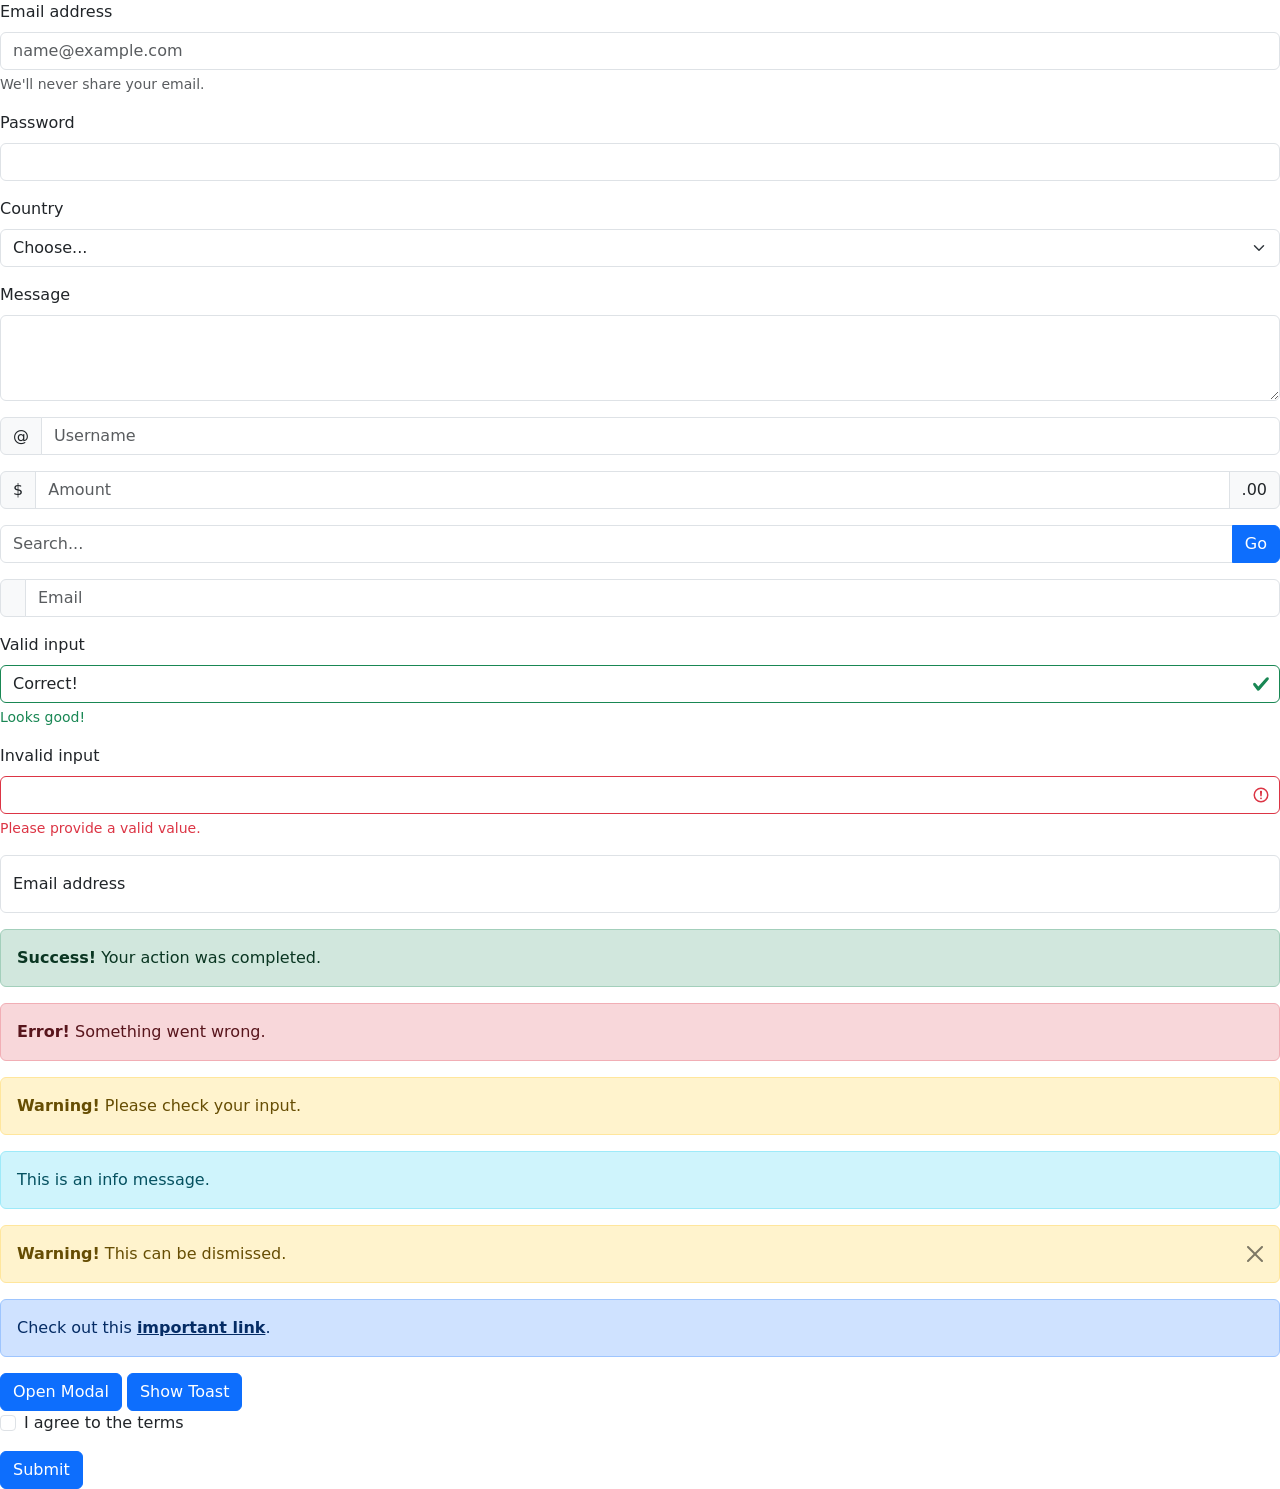
<file: form-controls.html>
<!DOCTYPE html>

<head>
    <meta charset="UTF-8">
    <meta name="viewport" content="width=device-width, initial-scale=1.0">
    <title>My form Page</title>
    <link href="https://cdn.jsdelivr.net/npm/bootstrap@5.3.8/dist/css/bootstrap.min.css" rel="stylesheet"
        integrity="sha384-sRIl4kxILFvY47J16cr9ZwB07vP4J8+LH7qKQnuqkuIAvNWLzeN8tE5YBujZqJLB" crossorigin="anonymous">
</head>

<body>
    <form>
        <!-- Text Input -->
        <div class="mb-3">
            <label for="email" class="form-label">Email address</label>
            <input type="email" class="form-control" id="email" placeholder="name@example.com">
            <div class="form-text">We'll never share your email.</div>
        </div>

        <!-- Password -->
        <div class="mb-3">
            <label for="password" class="form-label">Password</label>
            <input type="password" class="form-control" id="password">
        </div>

        <!-- Select -->
        <div class="mb-3">
            <label for="country" class="form-label">Country</label>
            <select class="form-select" id="country">
                <option selected>Choose...</option>
                <option value="th">Thailand</option>
                <option value="us">USA</option>
            </select>
        </div>

        <!-- Textarea -->
        <div class="mb-3">
            <label for="message" class="form-label">Message</label>
            <textarea class="form-control" id="message" rows="3"></textarea>
        </div>

        <!-- Text Addon -->
        <div class="input-group mb-3">
            <span class="input-group-text">@</span>
            <input type="text" class="form-control" placeholder="Username">
        </div>

        <!-- Multiple Inputs -->
        <div class="input-group mb-3">
            <span class="input-group-text">$</span>
            <input type="text" class="form-control" placeholder="Amount">
            <span class="input-group-text">.00</span>
        </div>

        <!-- Button Addon -->
        <div class="input-group mb-3">
            <input type="text" class="form-control" placeholder="Search...">
            <button class="btn btn-primary" type="button">Go</button>
        </div>

        <!-- With Icon -->
        <div class="input-group mb-3">
            <span class="input-group-text"><i class="bi bi-envelope"></i></span>
            <input type="email" class="form-control" placeholder="Email">
        </div>

        <!-- Valid State -->
        <div class="mb-3">
            <label class="form-label">Valid input</label>
            <input type="text" class="form-control is-valid" value="Correct!">
            <div class="valid-feedback">Looks good!</div>
        </div>

        <!-- Invalid State -->
        <div class="mb-3">
            <label class="form-label">Invalid input</label>
            <input type="text" class="form-control is-invalid">
            <div class="invalid-feedback">Please provide a valid value.</div>
        </div>
        <div class="form-floating mb-3">
            <input type="email" class="form-control" id="floatingEmail" placeholder="name@example.com">
            <label for="floatingEmail">Email address</label>
        </div>
        <div class="alert alert-success" role="alert">
            <strong>Success!</strong> Your action was completed.
        </div>

        <div class="alert alert-danger" role="alert">
            <strong>Error!</strong> Something went wrong.
        </div>

        <div class="alert alert-warning" role="alert">
            <strong>Warning!</strong> Please check your input.
        </div>

        <div class="alert alert-info" role="alert">
            <i class="bi bi-info-circle"></i> This is an info message.
        </div>

        <!-- Dismissible Alert -->
        <div class="alert alert-warning alert-dismissible fade show" role="alert">
            <strong>Warning!</strong> This can be dismissed.
            <button type="button" class="btn-close" data-bs-dismiss="alert"></button>
        </div>
        <!-- Alert with Link -->
        <div class="alert alert-primary" role="alert">
            Check out this <a href="#" class="alert-link">important link</a>.
        </div>
        <!-- Button to trigger modal -->
        <button type="button" class="btn btn-primary" data-bs-toggle="modal" data-bs-target="#myModal">
            Open Modal
        </button>

        <!-- Modal Structure -->
        <div class="modal fade" id="myModal" tabindex="-1">
            <div class="modal-dialog">
                <div class="modal-content">
                    <!-- Header -->
                    <div class="modal-header">
                        <h5 class="modal-title">Modal Title</h5>
                        <button type="button" class="btn-close" data-bs-dismiss="modal"></button>
                    </div>
                    <!-- Body -->
                    <div class="modal-body">
                        <p>Modal body text goes here.</p>
                    </div>
                    <!-- Footer -->
                    <div class="modal-footer">
                        <button type="button" class="btn btn-secondary" data-bs-dismiss="modal">Close</button>
                        <button type="button" class="btn btn-primary">
                            Save changes
                        </button>
                    </div>
                </div>
            </div>
        </div>
        <!-- Toast Container -->
        <div class="toast-container position-fixed bottom-0 end-0 p-3">
            <div class="toast" role="alert" id="myToast">
                <div class="toast-header">
                    <strong class="me-auto">Bootstrap</strong>
                    <small>Just now</small>
                    <button type="button" class="btn-close" data-bs-dismiss="toast"></button>
                </div>
                <div class="toast-body">
                    Hello! This is a toast message.
                </div>
            </div>
        </div>

        <!-- Button to show toast -->
        <button class="btn btn-primary" onclick="showToast()">
            Show Toast
        </button>

        <script>
            function showToast() {
                const toast = new bootstrap.Toast(document.getElementById('myToast'));
                toast.show();
            }
        </script>
        <!-- Checkbox -->
        <div class="form-check mb-3">
            <input class="form-check-input" type="checkbox" id="agree">
            <label class="form-check-label" for="agree">
                I agree to the terms
            </label>
        </div>

        <button type="submit" class="btn btn-primary">Submit</button>
    </form>
    <script src="https://cdn.jsdelivr.net/npm/bootstrap@5.3.8/dist/js/bootstrap.bundle.min.js"
        integrity="sha384-FKyoEForCGlyvwx9Hj09JcYn3nv7wiPVlz7YYwJrWVcXK/BmnVDxM+D2scQbITxI"
        crossorigin="anonymous"></script>
</body>

</html>
</file>
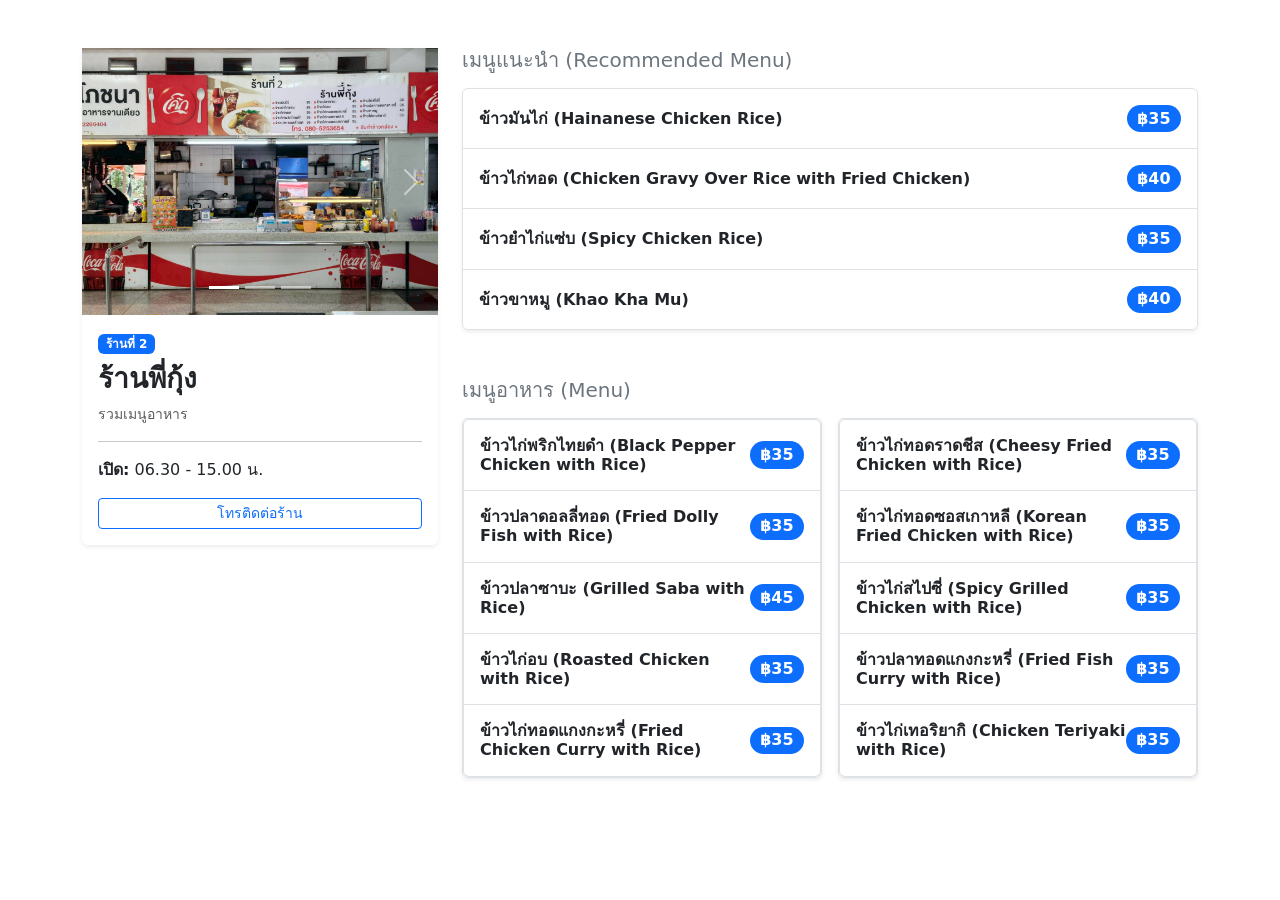
<file: พี่กุ้ง.html>
<!DOCTYPE html>
<html lang="th">

<head>
    <meta charset="UTF-8">
    <meta name="viewport" content="width=device-width, initial-scale=1.0">
    <title>ร้านพี่กุ้้ง - ตลาดโต้รุ่งองค์พระปฐมเจดีย์</title>
    <link href="https://cdn.jsdelivr.net/npm/bootstrap@5.3.3/dist/css/bootstrap.min.css" rel="stylesheet">
</head>

<body>

    <main>
        <div class="container mt-5 mb-5">
            <div class="row">
                <div class="col-md-4 mb-4">
                    <div class="card border-0 shadow-sm sticky-sidebar">

                        <div id="p-kung-carousel" class="carousel slide" data-bs-ride="carousel">

                            <div class="carousel-indicators">
                                <button type="button" data-bs-target="#p-kung-carousel" data-bs-slide-to="0"
                                    class="active"></button>
                                <button type="button" data-bs-target="#p-kung-carousel" data-bs-slide-to="1"></button>
                                <button type="button" data-bs-target="#p-kung-carousel" data-bs-slide-to="2"></button>
                            </div>

                            <div class="carousel-inner">
                                <div class="carousel-item active">
                                    <img src="images/พี่กุ้ง.jpg" class="d-block w-100" alt="Slide 1">
                                </div>
                                <div class="carousel-item">
                                    <img src="images/พี่กุ้งงงงงงง.jpg" class="d-block w-100" alt="Slide 2">
                                </div>
                                <div class="carousel-item">
                                    <img src="images/พี่กุ้งงง.jpg" class="d-block w-100" alt="Slide 3">
                                </div>
                            </div>

                            <button class="carousel-control-prev" type="button" data-bs-target="#p-kung-carousel"
                                data-bs-slide="prev">
                                <span class="carousel-control-prev-icon"></span>
                            </button>
                            <button class="carousel-control-next" type="button" data-bs-target="#p-kung-carousel"
                                data-bs-slide="next">
                                <span class="carousel-control-next-icon"></span>
                            </button>
                        </div>
                        <div class="card-body">
                            <span class="badge bg-primary mb-2">ร้านที่ 2</span>
                            <h3 class="card-title fw-bold">ร้านพี่กุ้ง</h3>
                            <p class="text-muted small">รวมเมนูอาหาร</p>
                            <hr>
                            <p class="mb-3"><i class="bi bi-clock-fill text-success"></i> <strong>เปิด:</strong> 06.30 -
                                15.00 น.</p>
                            <div class="d-grid gap-2">
                                <a href="tel:0805253654" class="btn btn-outline-primary btn-sm">
                                    <i class="bi bi-telephone"></i> โทรติดต่อร้าน
                                </a>
                            </div>
                        </div>
                    </div>
                </div>

                <div class="col-md-8">
                    <section class="mb-5">
                        <h5 class="text-secondary mb-3">เมนูแนะนำ (Recommended Menu)</h5>
                        <ul class="list-group list-group-flush shadow-sm rounded border">
                            <li class="list-group-item d-flex justify-content-between align-items-center py-3">
                                <div>
                                    <h6 class="mb-0 fw-bold">ข้าวมันไก่ (Hainanese Chicken Rice)</h6>
                                </div>
                                <span class="badge bg-primary rounded-pill fs-6 price-badge">฿35</span>
                            </li>
                            <li class="list-group-item d-flex justify-content-between align-items-center py-3">
                                <div>
                                    <h6 class="mb-0 fw-bold">ข้าวไก่ทอด (Chicken Gravy Over Rice with Fried Chicken)
                                    </h6>
                                </div>
                                <span class="badge bg-primary rounded-pill fs-6 price-badge">฿40</span>
                            </li>
                            <li class="list-group-item d-flex justify-content-between align-items-center py-3">
                                <div>
                                    <h6 class="mb-0 fw-bold">ข้าวยำไก่แซ่บ (Spicy Chicken Rice)</h6>
                                </div>
                                <span class="badge bg-primary rounded-pill fs-6 price-badge">฿35</span>
                            </li>
                            <li class="list-group-item d-flex justify-content-between align-items-center py-3">
                                <div>
                                    <h6 class="mb-0 fw-bold">ข้าวขาหมู (Khao Kha Mu)</h6>
                                </div>
                                <span class="badge bg-primary rounded-pill fs-6 price-badge">฿40</span>
                            </li>
                        </ul>
                    </section>

                    <section class="mb-5">
                        <h5 class="text-secondary mb-3">เมนูอาหาร (Menu)</h5>

                        <div class="row g-3">
                            <div class="col-md-6">
                                <div class="list-group shadow-sm rounded border">
                                    <div class="list-group-item d-flex justify-content-between align-items-center py-3">
                                        <h6 class="mb-0 fw-bold">ข้าวไก่พริกไทยดำ (Black Pepper Chicken with Rice)</h6>
                                        <span class="badge bg-primary rounded-pill fs-6 price-badge">฿35</span>
                                    </div>
                                    <div class="list-group-item d-flex justify-content-between align-items-center py-3">
                                        <h6 class="mb-0 fw-bold">ข้าวปลาดอลลี่ทอด (Fried Dolly Fish with Rice)</h6>
                                        <span class="badge bg-primary rounded-pill fs-6 price-badge">฿35</span>
                                    </div>
                                    <div class="list-group-item d-flex justify-content-between align-items-center py-3">
                                        <h6 class="mb-0 fw-bold">ข้าวปลาซาบะ (Grilled Saba with Rice)</h6>
                                        <span class="badge bg-primary rounded-pill fs-6 price-badge">฿45</span>
                                    </div>
                                    <div class="list-group-item d-flex justify-content-between align-items-center py-3">
                                        <h6 class="mb-0 fw-bold">ข้าวไก่อบ (Roasted Chicken with Rice)</h6>
                                        <span class="badge bg-primary rounded-pill fs-6 price-badge">฿35</span>
                                    </div>
                                    <div class="list-group-item d-flex justify-content-between align-items-center py-3">
                                        <h6 class="mb-0 fw-bold">ข้าวไก่ทอดแกงกะหรี่ (Fried Chicken Curry with Rice)
                                        </h6>
                                        <span class="badge bg-primary rounded-pill fs-6 price-badge">฿35</span>
                                    </div>
                                </div>
                            </div>

                            <div class="col-md-6">
                                <div class="list-group shadow-sm rounded border">
                                    <div class="list-group-item d-flex justify-content-between align-items-center py-3">
                                        <h6 class="mb-0 fw-bold">ข้าวไก่ทอดราดชีส (Cheesy Fried Chicken with Rice)</h6>
                                        <span class="badge bg-primary rounded-pill fs-6 price-badge">฿35</span>
                                    </div>
                                    <div class="list-group-item d-flex justify-content-between align-items-center py-3">
                                        <h6 class="mb-0 fw-bold">ข้าวไก่ทอดซอสเกาหลี (Korean Fried Chicken with Rice)
                                        </h6>
                                        <span class="badge bg-primary rounded-pill fs-6 price-badge">฿35</span>
                                    </div>
                                    <div class="list-group-item d-flex justify-content-between align-items-center py-3">
                                        <h6 class="mb-0 fw-bold">ข้าวไก่สไปซี่ (Spicy Grilled Chicken with Rice)</h6>
                                        <span class="badge bg-primary rounded-pill fs-6 price-badge">฿35</span>
                                    </div>
                                    <div class="list-group-item d-flex justify-content-between align-items-center py-3">
                                        <h6 class="mb-0 fw-bold">ข้าวปลาทอดแกงกะหรี่ (Fried Fish Curry with Rice)</h6>
                                        <span class="badge bg-primary rounded-pill fs-6 price-badge">฿35</span>
                                    </div>
                                    <div class="list-group-item d-flex justify-content-between align-items-center py-3">
                                        <h6 class="mb-0 fw-bold">ข้าวไก่เทอริยากิ (Chicken Teriyaki with Rice)</h6>
                                        <span class="badge bg-primary rounded-pill fs-6 price-badge">฿35</span>
                                    </div>
                                </div>
                            </div>

                        </div>
                    </section>
                </div>
            </div>
        </div>
    </main>

    <script src="https://cdn.jsdelivr.net/npm/bootstrap@5.3.3/dist/js/bootstrap.bundle.min.js"></script>
</body>

</html>
</file>
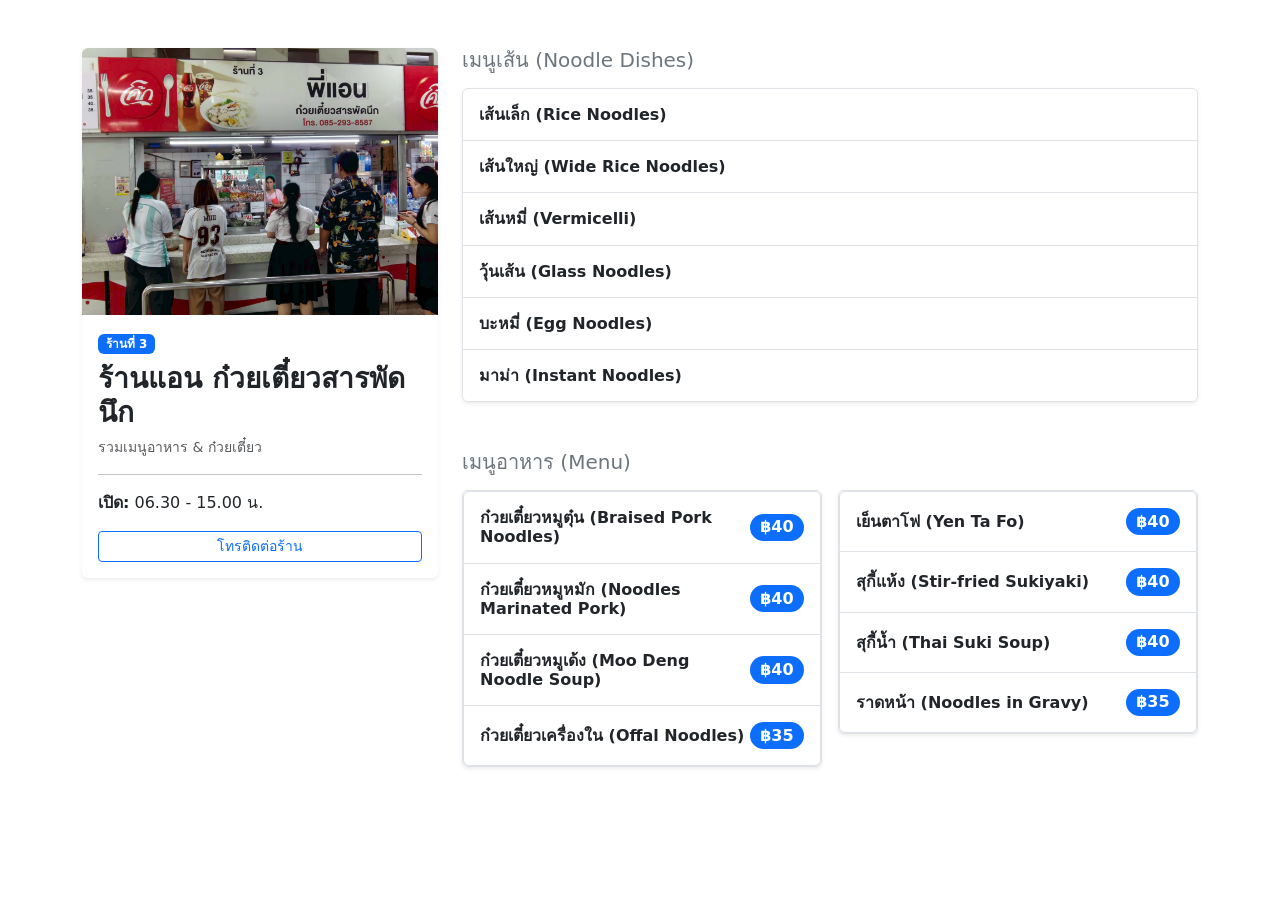
<file: พี่แอน.html>
<!DOCTYPE html>
<html lang="th">
<head>
    <meta charset="UTF-8">
    <meta name="viewport" content="width=device-width, initial-scale=1.0">
    <title>ร้านแอน ก๋วยเตี๋ยวสารพัดนึก - ตลาดโต้รุ่งองค์พระปฐมเจดีย์</title>
    <link href="https://cdn.jsdelivr.net/npm/bootstrap@5.3.3/dist/css/bootstrap.min.css" rel="stylesheet">
</head>
<body>

<main>
    <div class="container mt-5 mb-5">
        <div class="row">
            <div class="col-md-4 mb-4">
                <div class="card border-0 shadow-sm sticky-sidebar">
                    <img src="images/พี่แอน.jpg" class="card-img-top rounded-top" alt="ร้านพี่แอน ก๋วยเตี๋ยวสารพัดนึก">
                    <div class="card-body">
                        <span class="badge bg-primary mb-2">ร้านที่ 3</span>
                        <h3 class="card-title fw-bold">ร้านแอน ก๋วยเตี๋ยวสารพัดนึก</h3>
                        <p class="text-muted small">รวมเมนูอาหาร & ก๋วยเตี๋ยว</p>
                        <hr>
                        <p class="mb-3"><i class="bi bi-clock-fill text-success"></i> <strong>เปิด:</strong> 06.30 - 15.00 น.</p>
                        <div class="d-grid gap-2">
                            <a href="tel:0852938587" class="btn btn-outline-primary btn-sm">
                                <i class="bi bi-telephone"></i> โทรติดต่อร้าน
                            </a>
                        </div>
                    </div>
                </div>
            </div>

            <div class="col-md-8">
                <section class="mb-5">
                    <h5 class="text-secondary mb-3">เมนูเส้น (Noodle Dishes)</h5>
                    <ul class="list-group list-group-flush shadow-sm rounded border">
                        <li class="list-group-item d-flex justify-content-between align-items-center py-3">
                            <div>
                                <h6 class="mb-0 fw-bold">เส้นเล็ก (Rice Noodles)</h6>
                            </div>
                        </li>
                        <li class="list-group-item d-flex justify-content-between align-items-center py-3">
                            <div>
                                <h6 class="mb-0 fw-bold">เส้นใหญ่ (Wide Rice Noodles)</h6>
                            </div>
                        </li>
                        <li class="list-group-item d-flex justify-content-between align-items-center py-3">
                            <div>
                                <h6 class="mb-0 fw-bold">เส้นหมี่ (Vermicelli)</h6>
                            </div>
                        </li>
                        <li class="list-group-item d-flex justify-content-between align-items-center py-3">
                            <div>
                                <h6 class="mb-0 fw-bold">วุ้นเส้น (Glass Noodles)</h6>
                            </div>
                        </li>
                        <li class="list-group-item d-flex justify-content-between align-items-center py-3">
                            <div>
                                <h6 class="mb-0 fw-bold">บะหมี่ (Egg Noodles)</h6>
                            </div>
                        </li>
                        <li class="list-group-item d-flex justify-content-between align-items-center py-3">
                            <div>
                                <h6 class="mb-0 fw-bold">มาม่า (Instant Noodles)</h6>
                            </div>
                        </li>
                    </ul>
                </section>

                <section class="mb-5">
                    <h5 class="text-secondary mb-3">เมนูอาหาร (Menu)</h5>
                    
                    <div class="row g-3"> 
                        <div class="col-md-6">
                            <div class="list-group shadow-sm rounded border">
                                <div class="list-group-item d-flex justify-content-between align-items-center py-3">
                                    <h6 class="mb-0 fw-bold">ก๋วยเตี๋ยวหมูตุ๋น (Braised Pork Noodles)</h6>
                                    <span class="badge bg-primary rounded-pill fs-6 price-badge">฿40</span>
                                </div>
                                <div class="list-group-item d-flex justify-content-between align-items-center py-3">
                                    <h6 class="mb-0 fw-bold">ก๋วยเตี๋ยวหมูหมัก (Noodles Marinated Pork)</h6>
                                    <span class="badge bg-primary rounded-pill fs-6 price-badge">฿40</span>
                                </div>
                                <div class="list-group-item d-flex justify-content-between align-items-center py-3">
                                    <h6 class="mb-0 fw-bold">ก๋วยเตี๋ยวหมูเด้ง (Moo Deng Noodle Soup)</h6>
                                    <span class="badge bg-primary rounded-pill fs-6 price-badge">฿40</span>
                                </div>
                                <div class="list-group-item d-flex justify-content-between align-items-center py-3">
                                    <h6 class="mb-0 fw-bold">ก๋วยเตี๋ยวเครื่องใน (Offal Noodles)</h6>
                                    <span class="badge bg-primary rounded-pill fs-6 price-badge">฿35</span>
                                </div>
                            </div>
                        </div>

                        <div class="col-md-6">
                            <div class="list-group shadow-sm rounded border">
                                <div class="list-group-item d-flex justify-content-between align-items-center py-3">
                                    <h6 class="mb-0 fw-bold">เย็นตาโฟ (Yen Ta Fo)</h6>
                                    <span class="badge bg-primary rounded-pill fs-6 price-badge">฿40</span>
                                </div>
                                <div class="list-group-item d-flex justify-content-between align-items-center py-3">
                                    <h6 class="mb-0 fw-bold">สุกี้แห้ง (Stir-fried Sukiyaki)</h6>
                                    <span class="badge bg-primary rounded-pill fs-6 price-badge">฿40</span>
                                </div>
                                <div class="list-group-item d-flex justify-content-between align-items-center py-3">
                                    <h6 class="mb-0 fw-bold">สุกี้น้ำ (Thai Suki Soup)</h6>
                                    <span class="badge bg-primary rounded-pill fs-6 price-badge">฿40</span>
                                </div>
                                <div class="list-group-item d-flex justify-content-between align-items-center py-3">
                                    <h6 class="mb-0 fw-bold">ราดหน้า (Noodles in Gravy)</h6>
                                    <span class="badge bg-primary rounded-pill fs-6 price-badge">฿35</span>
                                </div>
                            </div>
                        </div>

                    </div>
                </section>
            </div>
        </div>
    </div>
</main>

<script src="https://cdn.jsdelivr.net/npm/bootstrap@5.3.3/dist/js/bootstrap.bundle.min.js"></script>
</body>
</html>
</file>
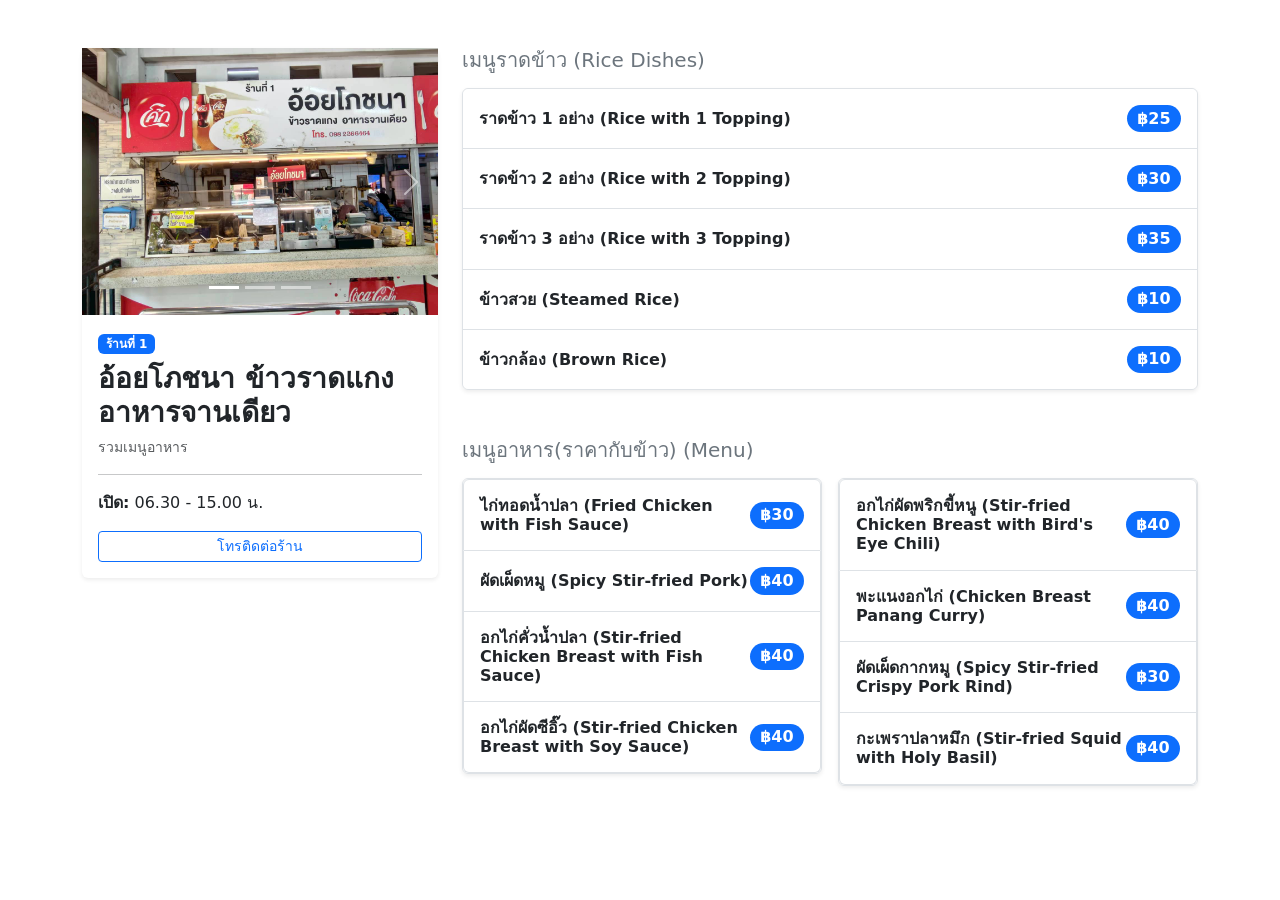
<file: อ้อยโภชนา.html>
<!DOCTYPE html>
<html lang="th">

<head>
    <meta charset="UTF-8">
    <meta name="viewport" content="width=device-width, initial-scale=1.0">
    <title>อ้อยโภชนาข้าวราดแกงอาหารจานเดียว - ตลาดโต้รุ่งองค์พระปฐมเจดีย์</title>
    <link href="https://cdn.jsdelivr.net/npm/bootstrap@5.3.3/dist/css/bootstrap.min.css" rel="stylesheet">
</head>

<body>

    <main>
        <div class="container mt-5 mb-5">
            <div class="row">
                <div class="col-md-4 mb-4">
                    <div class="card border-0 shadow-sm sticky-sidebar">

                        <div id="p-aoi-carousel" class="carousel slide" data-bs-ride="carousel">

                            <div class="carousel-indicators">
                                <button type="button" data-bs-target="#p-aoi-carousel" data-bs-slide-to="0"
                                    class="active"></button>
                                <button type="button" data-bs-target="#p-aoi-carousel" data-bs-slide-to="1"></button>
                                <button type="button" data-bs-target="#p-aoi-carousel" data-bs-slide-to="2"></button>
                            </div>

                            <div class="carousel-inner">
                                <div class="carousel-item active">
                                    <img src="images/อ้อย.jpg" class="d-block w-100" alt="Slide 1">
                                </div>
                                <div class="carousel-item">
                                    <img src="images/อ้อยย.jpg" class="d-block w-100" alt="Slide 2">
                                </div>
                                <div class="carousel-item">
                                    <img src="images/อ้อยยยย.jpg" class="d-block w-100" alt="Slide 3">
                                </div>
                            </div>

                            <button class="carousel-control-prev" type="button" data-bs-target="#p-aoi-carousel"
                                data-bs-slide="prev">
                                <span class="carousel-control-prev-icon"></span>
                            </button>
                            <button class="carousel-control-next" type="button" data-bs-target="#p-aoi-carousel"
                                data-bs-slide="next">
                                <span class="carousel-control-next-icon"></span>
                            </button>
                        </div>
                        <div class="card-body">
                            <span class="badge bg-primary mb-2">ร้านที่ 1</span>
                            <h3 class="card-title fw-bold">อ้อยโภชนา ข้าวราดแกง อาหารจานเดียว</h3>
                            <p class="text-muted small">รวมเมนูอาหาร</p>
                            <hr>
                            <p class="mb-3"><i class="bi bi-clock-fill text-success"></i> <strong>เปิด:</strong> 06.30 -
                                15.00 น.</p>
                            <div class="d-grid gap-2">
                                <a href="tel:0982266464" class="btn btn-outline-primary btn-sm">
                                    <i class="bi bi-telephone"></i> โทรติดต่อร้าน
                                </a>
                            </div>
                        </div>
                    </div>
                </div>

                <div class="col-md-8">
                    <section class="mb-5">
                        <h5 class="text-secondary mb-3">เมนูราดข้าว (Rice Dishes)</h5>
                        <ul class="list-group list-group-flush shadow-sm rounded border">
                            <li class="list-group-item d-flex justify-content-between align-items-center py-3">
                                <div>
                                    <h6 class="mb-0 fw-bold">ราดข้าว 1 อย่าง (Rice with 1 Topping)</h6>
                                </div>
                                <span class="badge bg-primary rounded-pill fs-6 price-badge">฿25</span>
                            </li>
                            <li class="list-group-item d-flex justify-content-between align-items-center py-3">
                                <div>
                                    <h6 class="mb-0 fw-bold">ราดข้าว 2 อย่าง (Rice with 2 Topping)
                                    </h6>
                                </div>
                                <span class="badge bg-primary rounded-pill fs-6 price-badge">฿30</span>
                            </li>
                            <li class="list-group-item d-flex justify-content-between align-items-center py-3">
                                <div>
                                    <h6 class="mb-0 fw-bold">ราดข้าว 3 อย่าง (Rice with 3 Topping)</h6>
                                </div>
                                <span class="badge bg-primary rounded-pill fs-6 price-badge">฿35</span>
                            </li>
                            <li class="list-group-item d-flex justify-content-between align-items-center py-3">
                                <div>
                                    <h6 class="mb-0 fw-bold">ข้าวสวย (Steamed Rice)</h6>
                                </div>
                                <span class="badge bg-primary rounded-pill fs-6 price-badge">฿10</span>
                            </li>
                            <li class="list-group-item d-flex justify-content-between align-items-center py-3">
                                <div>
                                    <h6 class="mb-0 fw-bold">ข้าวกล้อง (Brown Rice)</h6>
                                </div>
                                <span class="badge bg-primary rounded-pill fs-6 price-badge">฿10</span>
                            </li>
                        </ul>
                    </section>

                    <section class="mb-5">
                        <h5 class="text-secondary mb-3">เมนูอาหาร(ราคากับข้าว) (Menu)</h5>

                        <div class="row g-3">
                            <div class="col-md-6">
                                <div class="list-group shadow-sm rounded border">
                                    <div class="list-group-item d-flex justify-content-between align-items-center py-3">
                                        <h6 class="mb-0 fw-bold">ไก่ทอดน้ำปลา (Fried Chicken with Fish Sauce)</h6>
                                        <span class="badge bg-primary rounded-pill fs-6 price-badge">฿30</span>
                                    </div>
                                    <div class="list-group-item d-flex justify-content-between align-items-center py-3">
                                        <h6 class="mb-0 fw-bold">ผัดเผ็ดหมู (Spicy Stir-fried Pork)</h6>
                                        <span class="badge bg-primary rounded-pill fs-6 price-badge">฿40</span>
                                    </div>
                                    <div class="list-group-item d-flex justify-content-between align-items-center py-3">
                                        <h6 class="mb-0 fw-bold">อกไก่คั่วน้ำปลา (Stir-fried Chicken Breast with Fish Sauce)</h6>
                                        <span class="badge bg-primary rounded-pill fs-6 price-badge">฿40</span>
                                    </div>
                                    <div class="list-group-item d-flex justify-content-between align-items-center py-3">
                                        <h6 class="mb-0 fw-bold">อกไก่ผัดซีอิ๊ว (Stir-fried Chicken Breast with Soy Sauce)</h6>
                                        <span class="badge bg-primary rounded-pill fs-6 price-badge">฿40</span>
                                    </div>
                                </div>
                            </div>

                            <div class="col-md-6">
                                <div class="list-group shadow-sm rounded border">
                                    <div class="list-group-item d-flex justify-content-between align-items-center py-3">
                                        <h6 class="mb-0 fw-bold">อกไก่ผัดพริกขี้หนู (Stir-fried Chicken Breast with Bird's Eye Chili)</h6>
                                        <span class="badge bg-primary rounded-pill fs-6 price-badge">฿40</span>
                                    </div>
                                    <div class="list-group-item d-flex justify-content-between align-items-center py-3">
                                        <h6 class="mb-0 fw-bold">พะแนงอกไก่ (Chicken Breast Panang Curry)
                                        </h6>
                                        <span class="badge bg-primary rounded-pill fs-6 price-badge">฿40</span>
                                    </div>
                                    <div class="list-group-item d-flex justify-content-between align-items-center py-3">
                                        <h6 class="mb-0 fw-bold">ผัดเผ็ดกากหมู (Spicy Stir-fried Crispy Pork Rind)</h6>
                                        <span class="badge bg-primary rounded-pill fs-6 price-badge">฿30</span>
                                    </div>
                                    <div class="list-group-item d-flex justify-content-between align-items-center py-3">
                                        <h6 class="mb-0 fw-bold">กะเพราปลาหมึก (Stir-fried Squid with Holy Basil)</h6>
                                        <span class="badge bg-primary rounded-pill fs-6 price-badge">฿40</span>
                                    </div>
                                </div>
                            </div>

                        </div>
                    </section>
                </div>
            </div>
        </div>
    </main>

    <script src="https://cdn.jsdelivr.net/npm/bootstrap@5.3.3/dist/js/bootstrap.bundle.min.js"></script>
</body>

</html>
</file>
